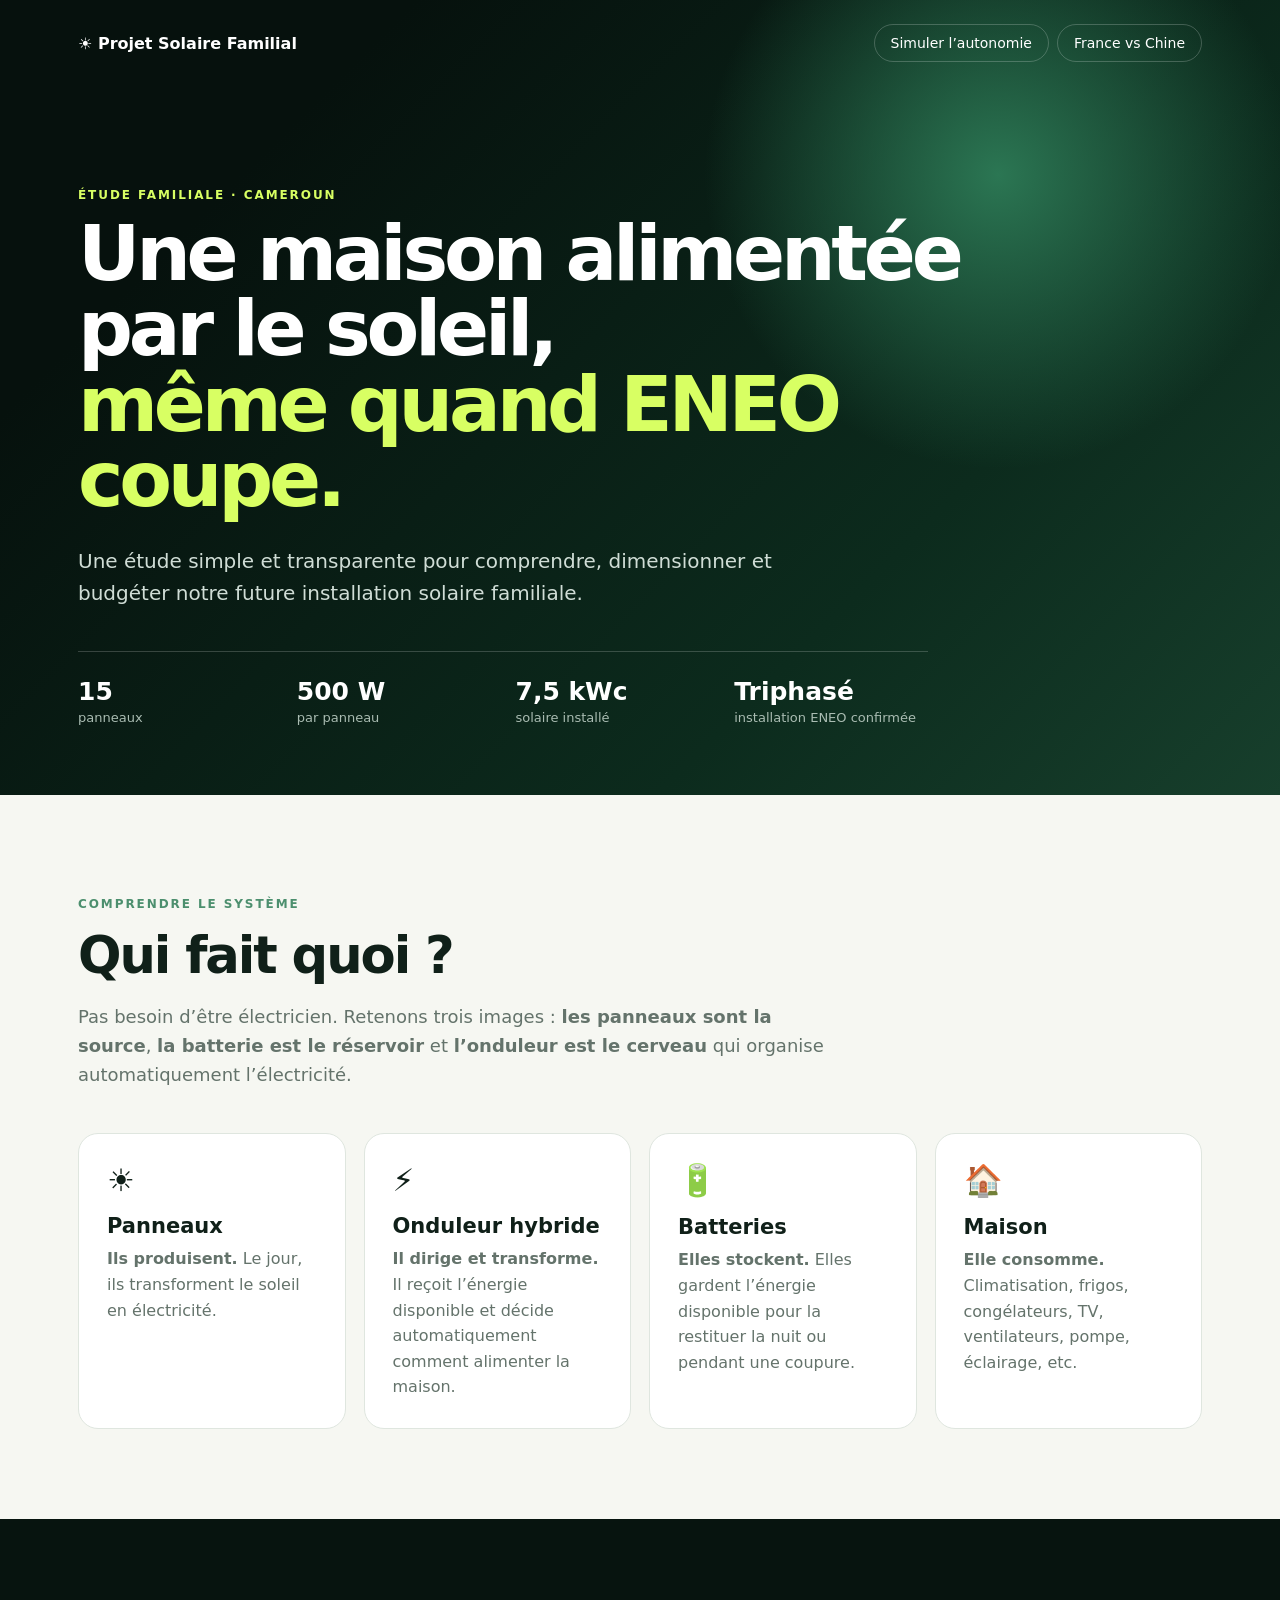
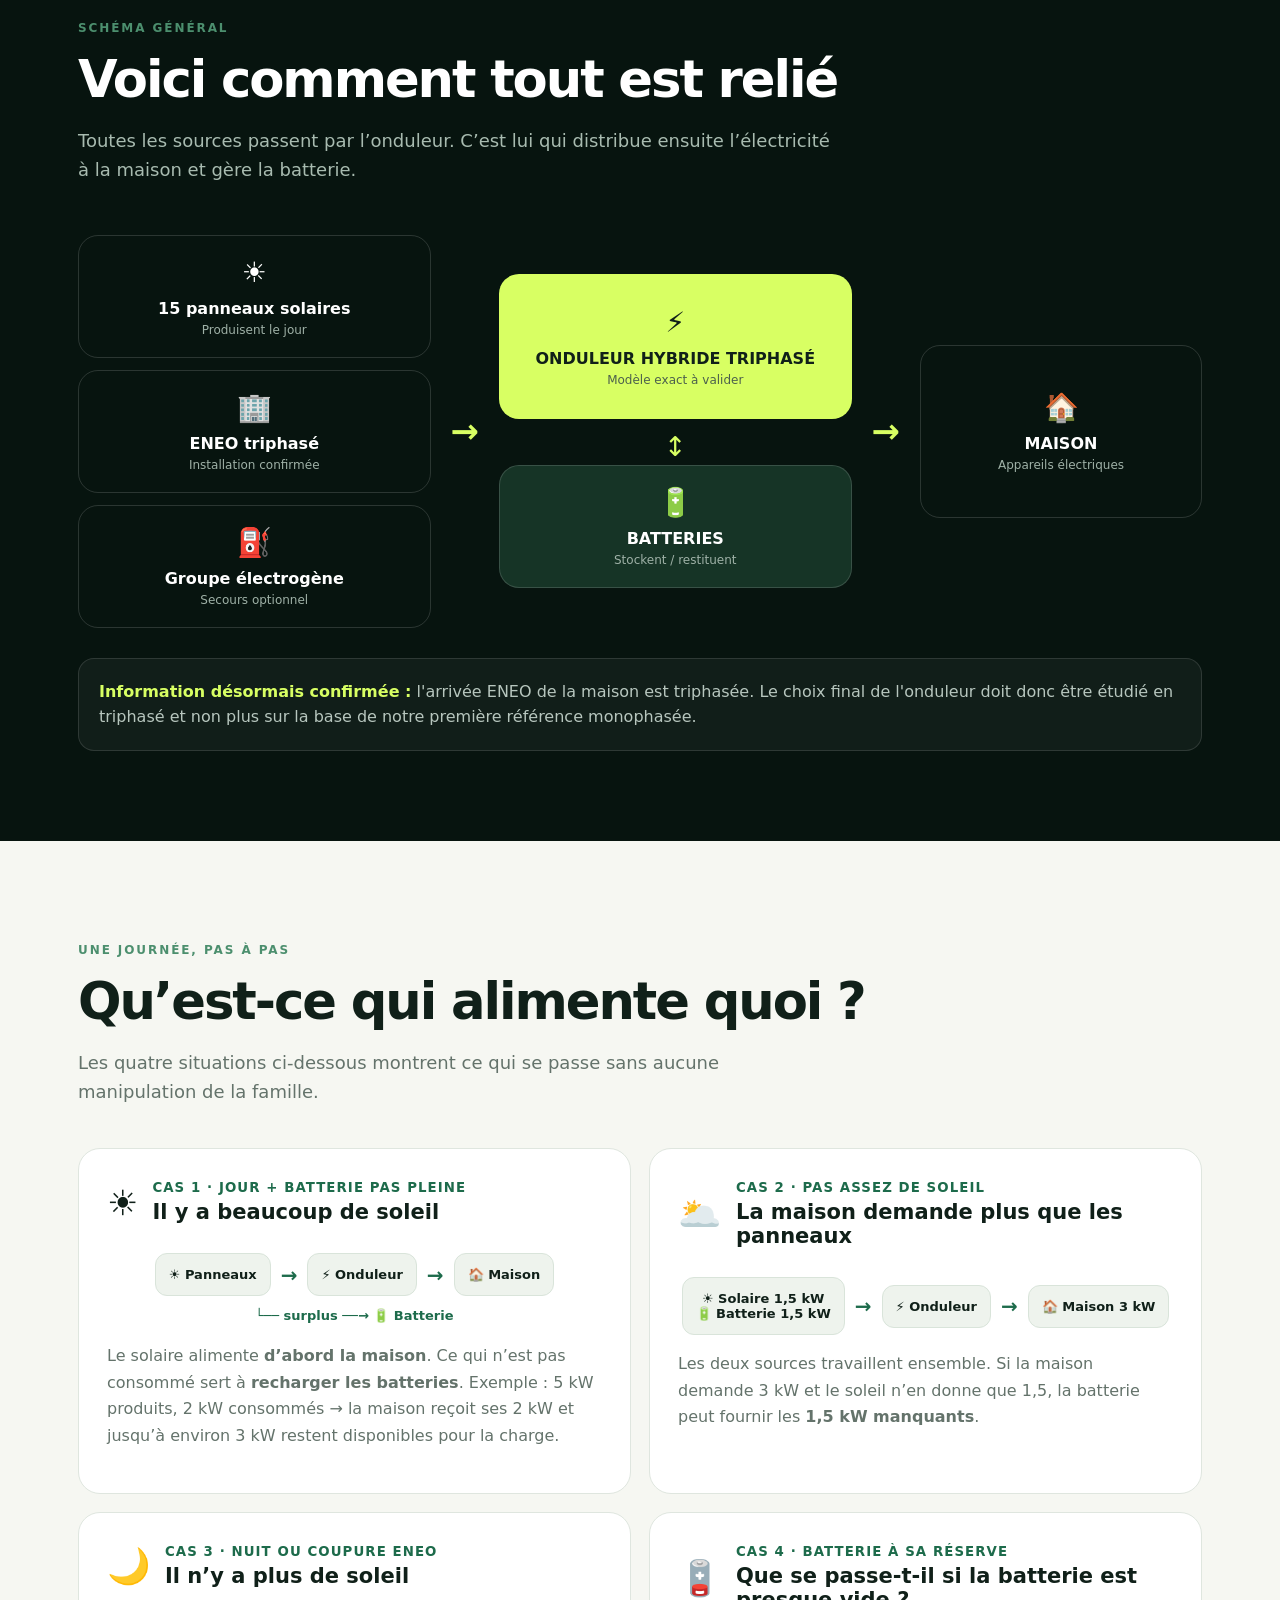
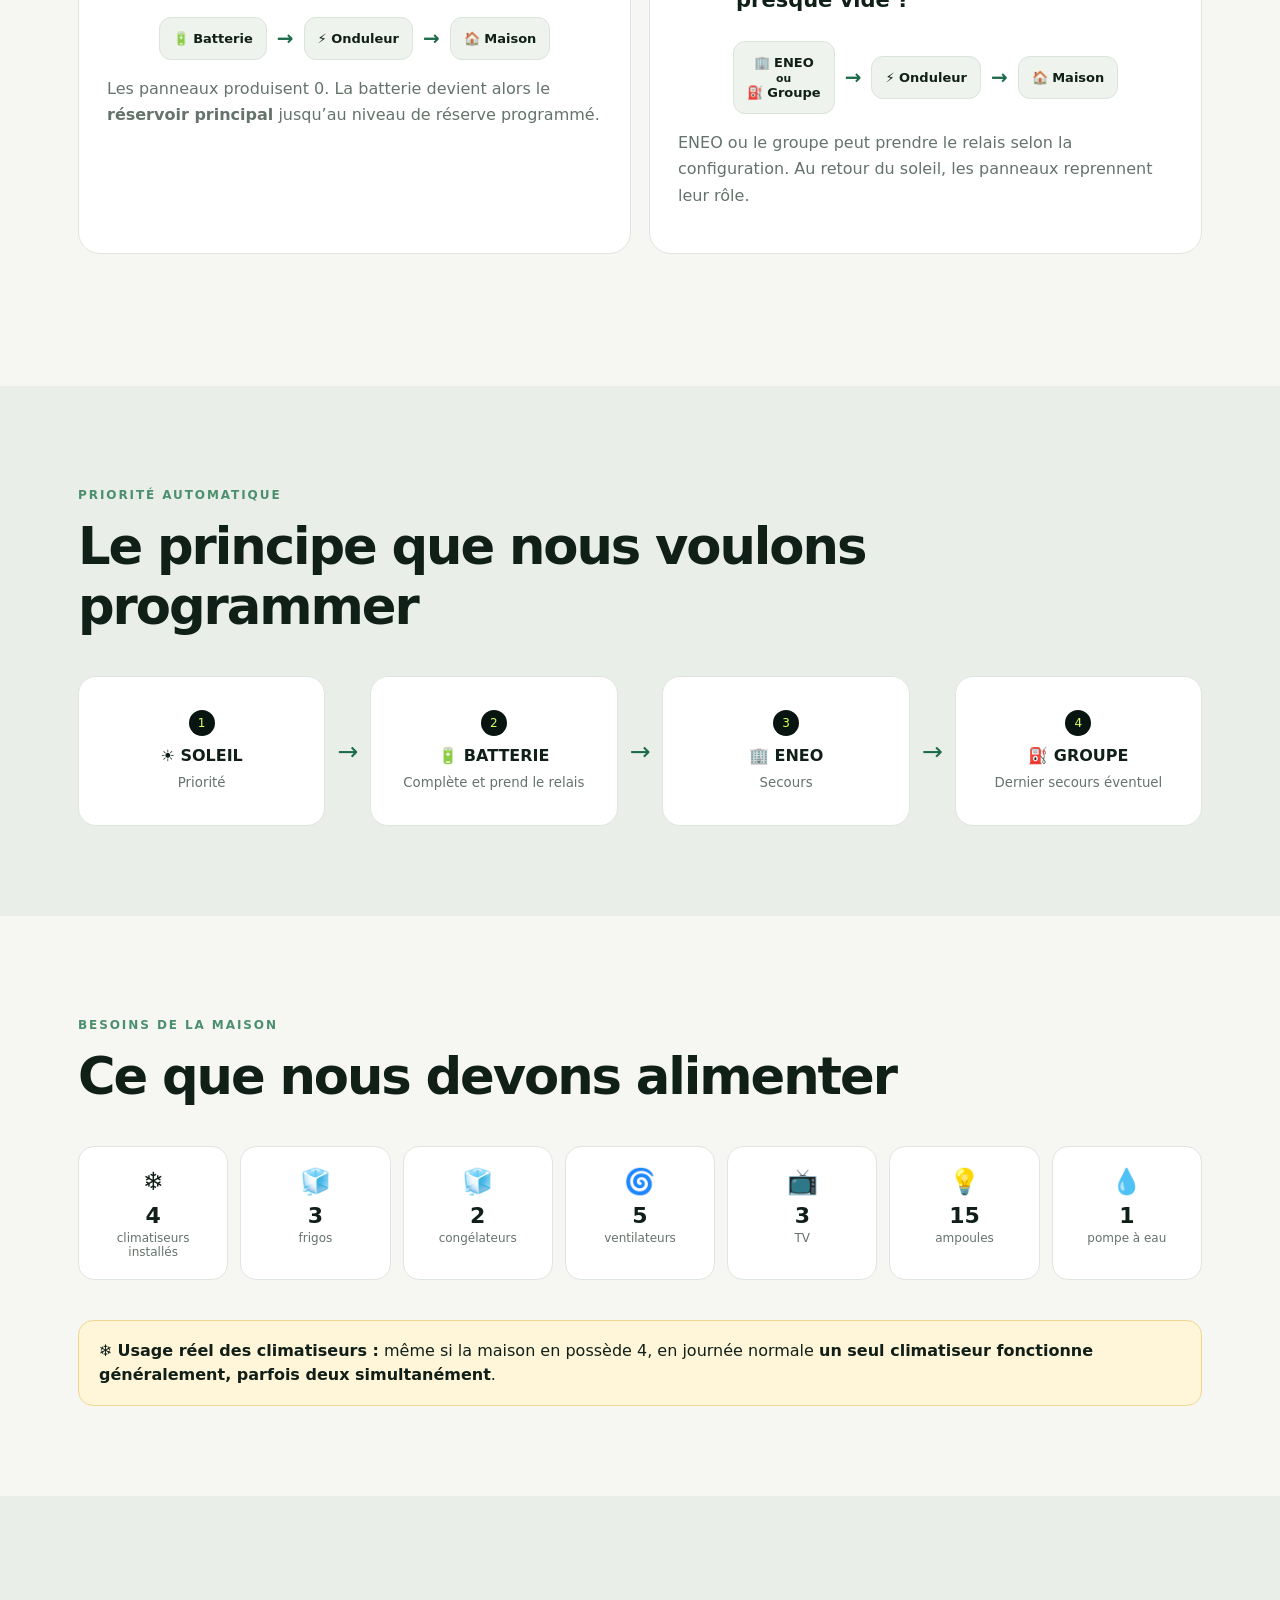
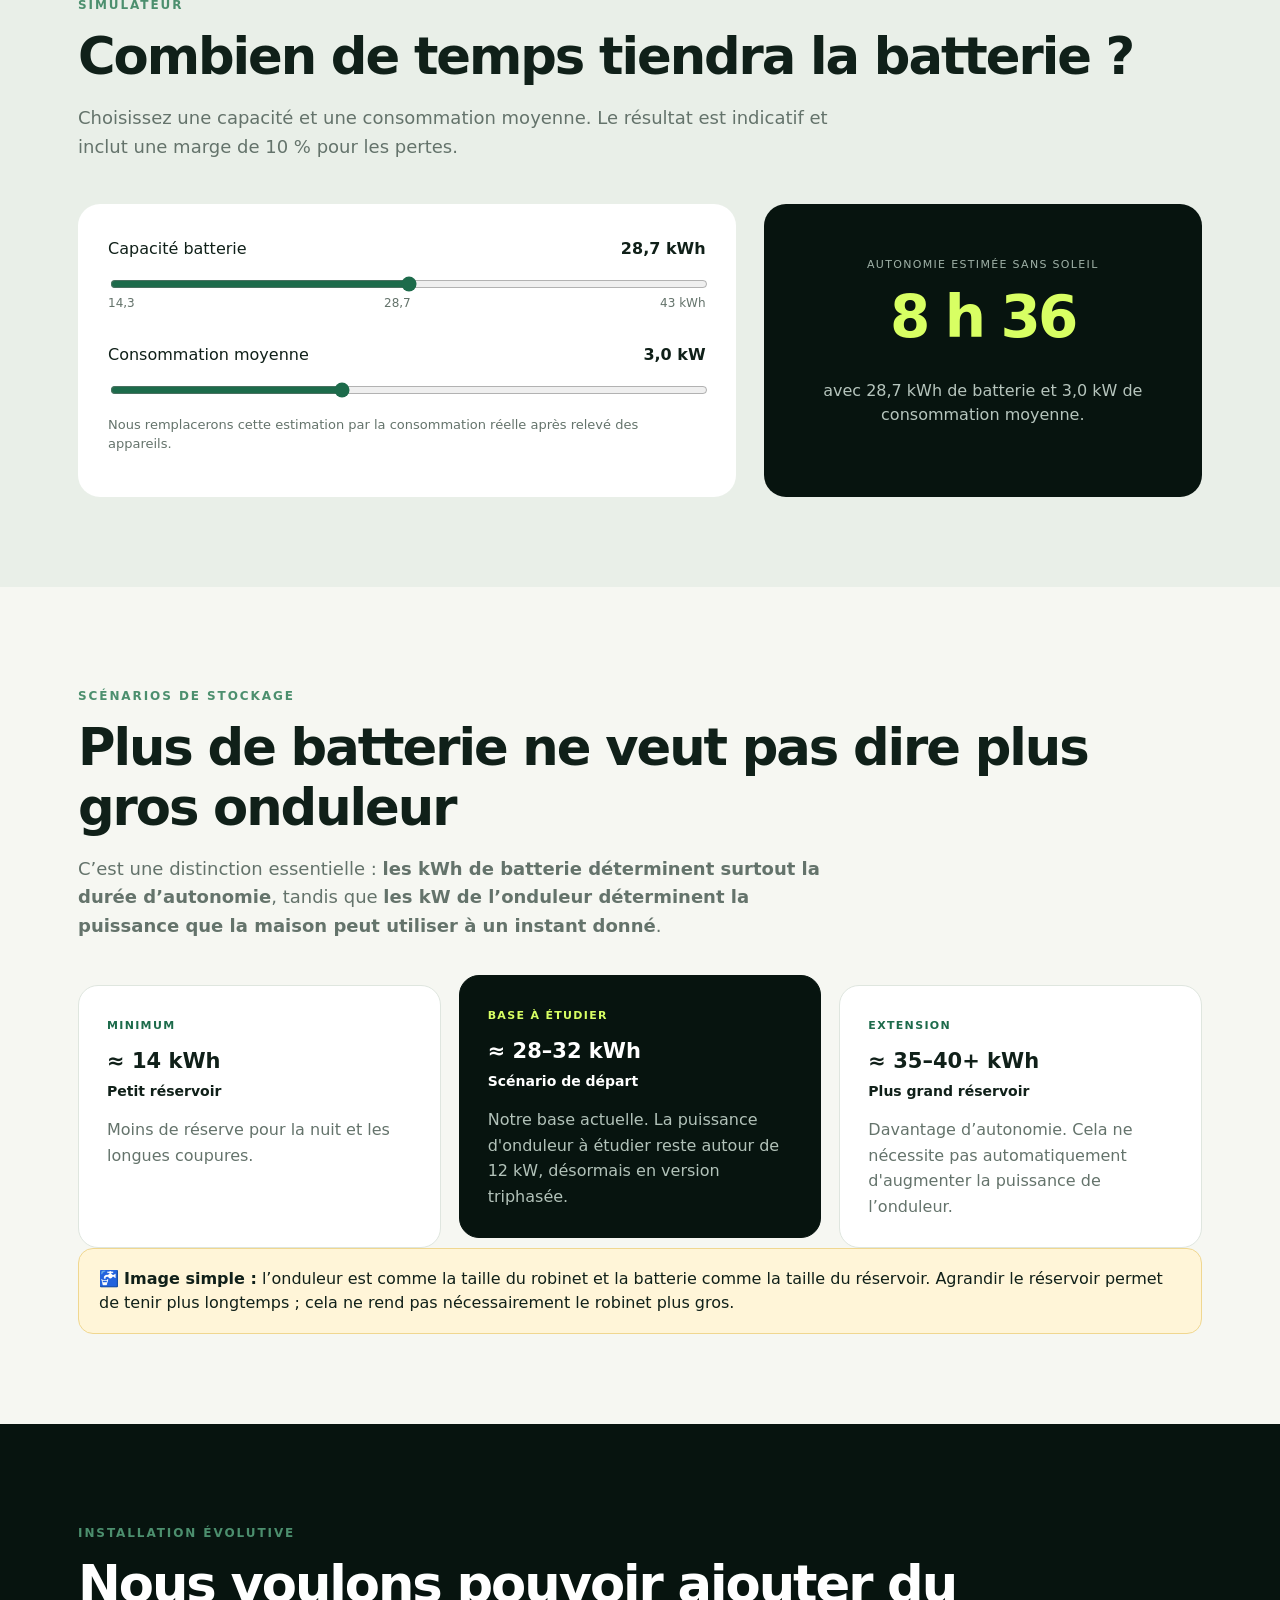
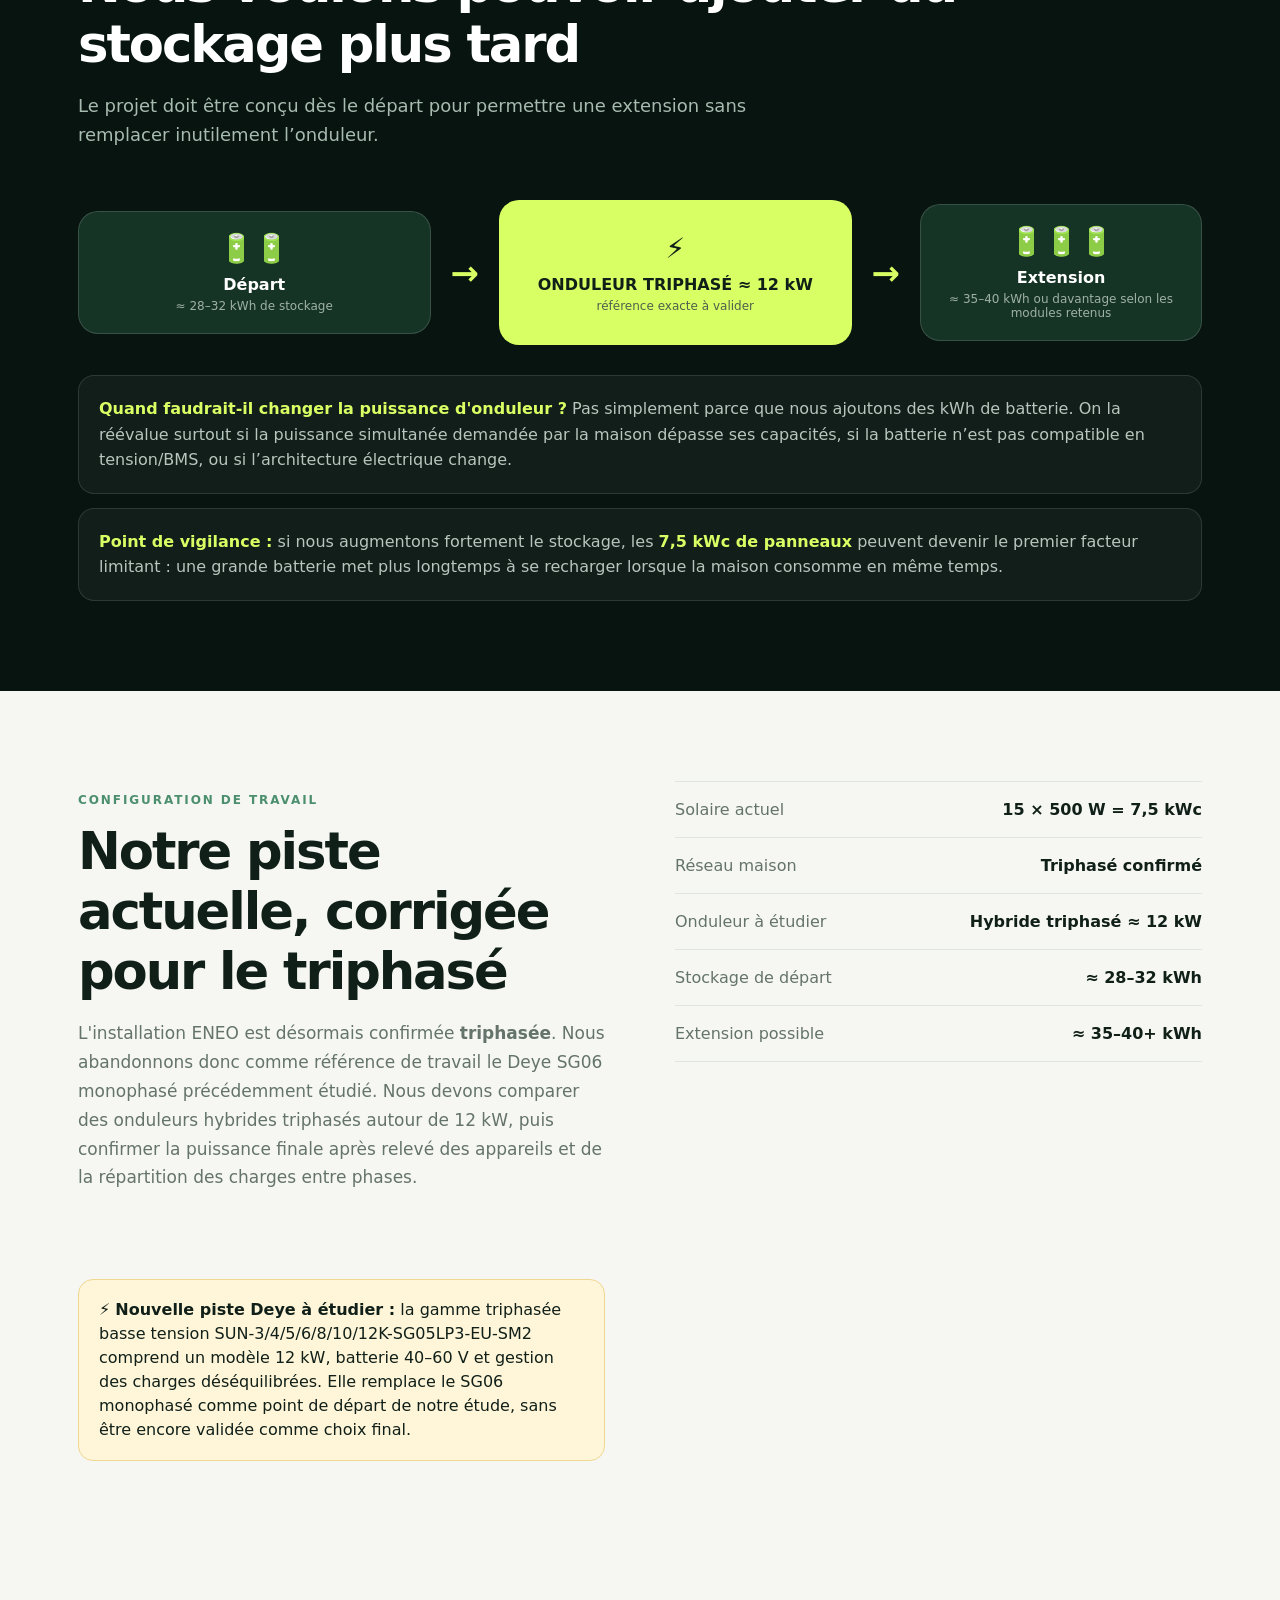
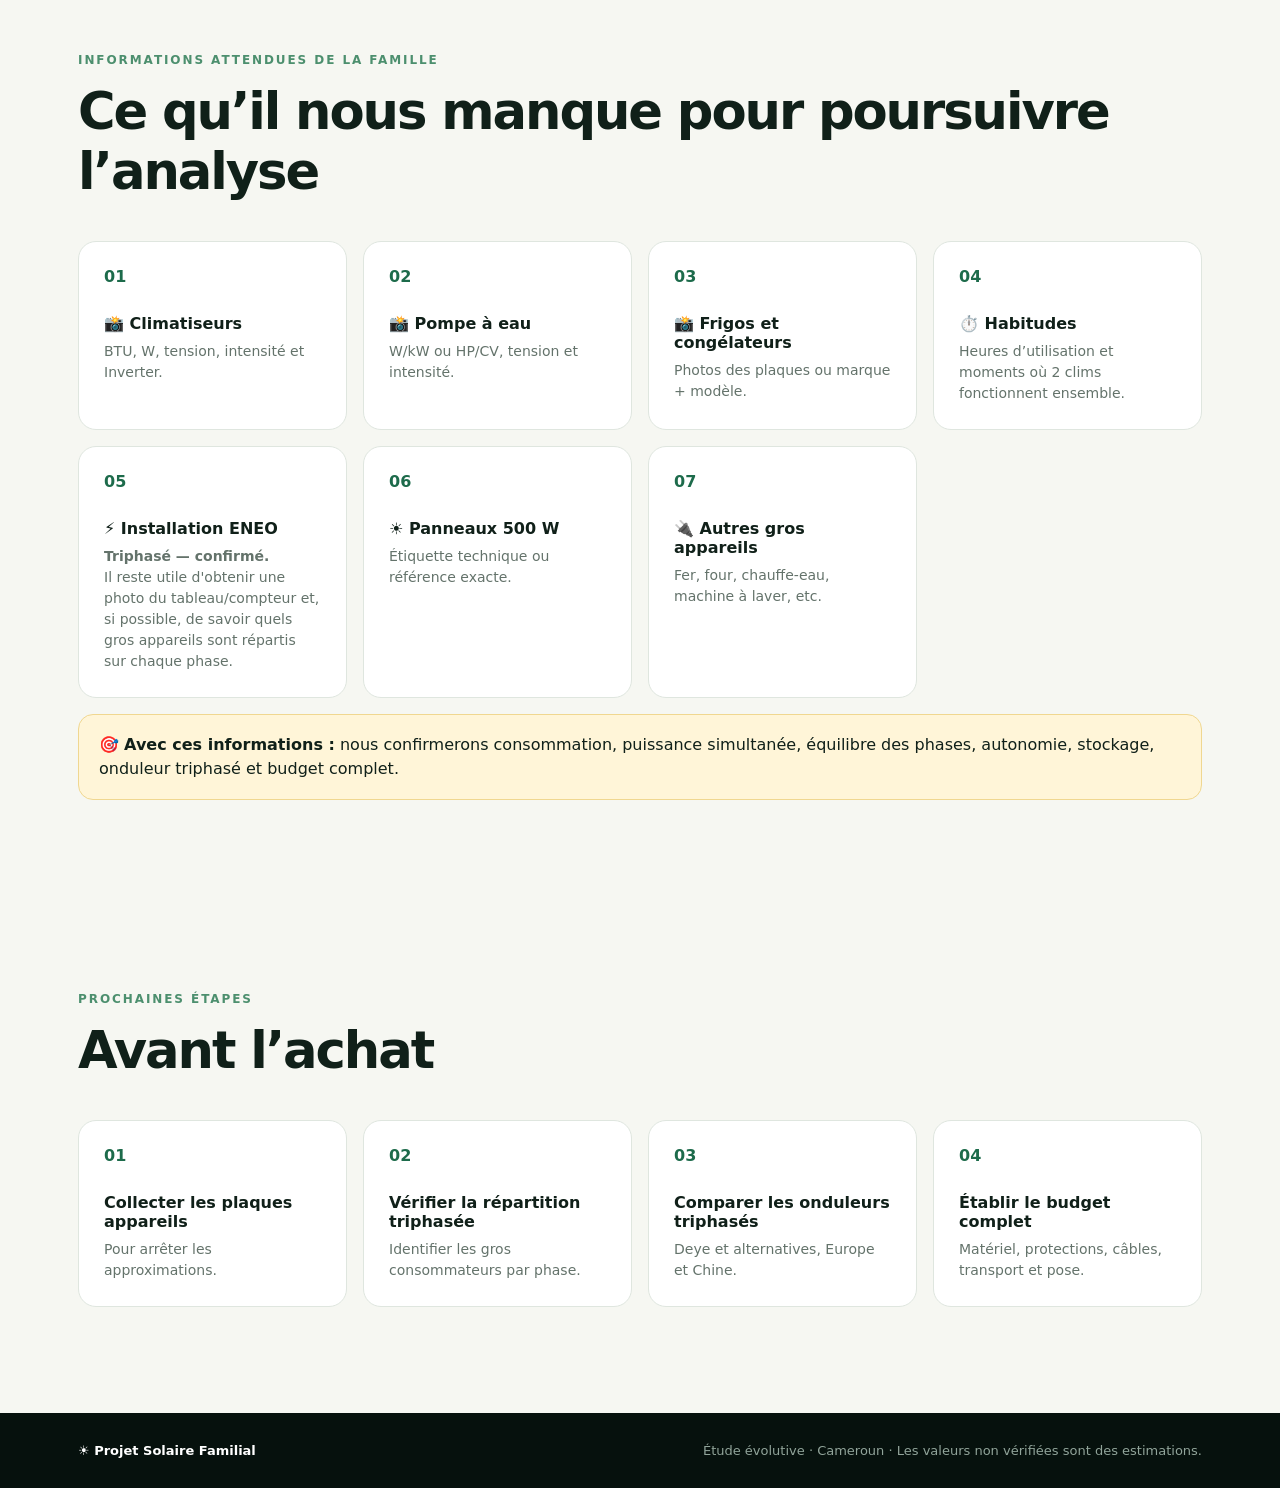
<file: index.html>
<!doctype html>
<html lang="fr"><head><meta charset="utf-8"/><meta name="viewport" content="width=device-width,initial-scale=1"/><meta name="theme-color" content="#07140f"/><title>Projet Solaire Familial — Cameroun</title><link rel="stylesheet" href="styles.css"/></head><body>
<header class="hero"><nav><div class="brand">☀️ Projet Solaire Familial</div><a href="#simulateur">Simuler l’autonomie</a></nav><div class="hero-content"><p class="eyebrow">ÉTUDE FAMILIALE · CAMEROUN</p><h1>Une maison alimentée par le soleil,<br><span>même quand ENEO coupe.</span></h1><p class="lead">Une étude simple et transparente pour comprendre, dimensionner et budgéter notre future installation solaire familiale.</p><div class="hero-stats"><div><b>15</b><span>panneaux</span></div><div><b>500 W</b><span>par panneau</span></div><div><b>7,5 kWc</b><span>solaire installé</span></div><div><b>Triphasé</b><span>installation ENEO confirmée</span></div></div></div></header>
<main>
<section class="section intro"><p class="eyebrow">COMPRENDRE LE SYSTÈME</p><h2>Qui fait quoi ?</h2><p class="section-lead">Pas besoin d’être électricien. Retenons trois images : <b>les panneaux sont la source</b>, <b>la batterie est le réservoir</b> et <b>l’onduleur est le cerveau</b> qui organise automatiquement l’électricité.</p><div class="cards four"><article><div class="ico">☀️</div><h3>Panneaux</h3><p><b>Ils produisent.</b> Le jour, ils transforment le soleil en électricité.</p></article><article><div class="ico">⚡</div><h3>Onduleur hybride</h3><p><b>Il dirige et transforme.</b> Il reçoit l’énergie disponible et décide automatiquement comment alimenter la maison.</p></article><article><div class="ico">🔋</div><h3>Batteries</h3><p><b>Elles stockent.</b> Elles gardent l’énergie disponible pour la restituer la nuit ou pendant une coupure.</p></article><article><div class="ico">🏠</div><h3>Maison</h3><p><b>Elle consomme.</b> Climatisation, frigos, congélateurs, TV, ventilateurs, pompe, éclairage, etc.</p></article></div></section>
<section class="section dark"><p class="eyebrow">SCHÉMA GÉNÉRAL</p><h2>Voici comment tout est relié</h2><p class="section-lead on-dark">Toutes les sources passent par l’onduleur. C’est lui qui distribue ensuite l’électricité à la maison et gère la batterie.</p><div class="energy-map"><div class="source-stack"><div class="map-box solar">☀️<strong>15 panneaux solaires</strong><small>Produisent le jour</small></div><div class="map-box grid">🏢<strong>ENEO triphasé</strong><small>Installation confirmée</small></div><div class="map-box generator">⛽<strong>Groupe électrogène</strong><small>Secours optionnel</small></div></div><div class="map-arrow">→</div><div class="map-center"><div class="map-box brain">⚡<strong>ONDULEUR HYBRIDE TRIPHASÉ</strong><small>Modèle exact à valider</small></div><div class="battery-link"><span>↕</span><div class="map-box battery">🔋<strong>BATTERIES</strong><small>Stockent / restituent</small></div></div></div><div class="map-arrow">→</div><div class="map-box home">🏠<strong>MAISON</strong><small>Appareils électriques</small></div></div><div class="simple-rule"><b>Information désormais confirmée :</b> l'arrivée ENEO de la maison est triphasée. Le choix final de l'onduleur doit donc être étudié en triphasé et non plus sur la base de notre première référence monophasée.</div></section>
<section class="section"><p class="eyebrow">UNE JOURNÉE, PAS À PAS</p><h2>Qu’est-ce qui alimente quoi ?</h2><p class="section-lead">Les quatre situations ci-dessous montrent ce qui se passe sans aucune manipulation de la famille.</p><div class="day-modes"><article><div class="mode-head"><span>☀️</span><div><small>CAS 1 · JOUR + BATTERIE PAS PLEINE</small><h3>Il y a beaucoup de soleil</h3></div></div><div class="mini-flow"><div>☀️ Panneaux</div><b>→</b><div>⚡ Onduleur</div><b>→</b><div>🏠 Maison</div></div><div class="branch">└── surplus ──→ 🔋 Batterie</div><p>Le solaire alimente <b>d’abord la maison</b>. Ce qui n’est pas consommé sert à <b>recharger les batteries</b>. Exemple : 5 kW produits, 2 kW consommés → la maison reçoit ses 2 kW et jusqu’à environ 3 kW restent disponibles pour la charge.</p></article><article><div class="mode-head"><span>🌥️</span><div><small>CAS 2 · PAS ASSEZ DE SOLEIL</small><h3>La maison demande plus que les panneaux</h3></div></div><div class="dual-flow"><div>☀️ Solaire 1,5 kW<br>🔋 Batterie 1,5 kW</div><b>→</b><div>⚡ Onduleur</div><b>→</b><div>🏠 Maison 3 kW</div></div><p>Les deux sources travaillent ensemble. Si la maison demande 3 kW et le soleil n’en donne que 1,5, la batterie peut fournir les <b>1,5 kW manquants</b>.</p></article><article><div class="mode-head"><span>🌙</span><div><small>CAS 3 · NUIT OU COUPURE ENEO</small><h3>Il n’y a plus de soleil</h3></div></div><div class="mini-flow"><div>🔋 Batterie</div><b>→</b><div>⚡ Onduleur</div><b>→</b><div>🏠 Maison</div></div><p>Les panneaux produisent 0. La batterie devient alors le <b>réservoir principal</b> jusqu’au niveau de réserve programmé.</p></article><article><div class="mode-head"><span>🪫</span><div><small>CAS 4 · BATTERIE À SA RÉSERVE</small><h3>Que se passe-t-il si la batterie est presque vide ?</h3></div></div><div class="dual-flow"><div>🏢 ENEO<br><small>ou</small><br>⛽ Groupe</div><b>→</b><div>⚡ Onduleur</div><b>→</b><div>🏠 Maison</div></div><p>ENEO ou le groupe peut prendre le relais selon la configuration. Au retour du soleil, les panneaux reprennent leur rôle.</p></article></div></section>
<section class="section pale"><p class="eyebrow">PRIORITÉ AUTOMATIQUE</p><h2>Le principe que nous voulons programmer</h2><div class="priority"><div><span>1</span><b>☀️ SOLEIL</b><small>Priorité</small></div><i>→</i><div><span>2</span><b>🔋 BATTERIE</b><small>Complète et prend le relais</small></div><i>→</i><div><span>3</span><b>🏢 ENEO</b><small>Secours</small></div><i>→</i><div><span>4</span><b>⛽ GROUPE</b><small>Dernier secours éventuel</small></div></div></section>
<section class="section"><p class="eyebrow">BESOINS DE LA MAISON</p><h2>Ce que nous devons alimenter</h2><div class="appliances"><div>❄️ <b>4</b><span>climatiseurs installés</span></div><div>🧊 <b>3</b><span>frigos</span></div><div>🧊 <b>2</b><span>congélateurs</span></div><div>🌀 <b>5</b><span>ventilateurs</span></div><div>📺 <b>3</b><span>TV</span></div><div>💡 <b>15</b><span>ampoules</span></div><div>💧 <b>1</b><span>pompe à eau</span></div></div><div class="notice">❄️ <b>Usage réel des climatiseurs :</b> même si la maison en possède 4, en journée normale <b>un seul climatiseur fonctionne généralement, parfois deux simultanément</b>.</div></section>
<section class="section pale" id="simulateur"><p class="eyebrow">SIMULATEUR</p><h2>Combien de temps tiendra la batterie ?</h2><p class="section-lead">Choisissez une capacité et une consommation moyenne. Le résultat est indicatif et inclut une marge de 10 % pour les pertes.</p><div class="sim-grid"><div class="controls"><label>Capacité batterie <strong id="batteryLabel">28,7 kWh</strong></label><input id="battery" type="range" min="14.3" max="43" step="14.35" value="28.7"><div class="ticks"><span>14,3</span><span>28,7</span><span>43 kWh</span></div><label>Consommation moyenne <strong id="loadLabel">3,0 kW</strong></label><input id="load" type="range" min="0.5" max="7" step="0.1" value="3"><p class="hint">Nous remplacerons cette estimation par la consommation réelle après relevé des appareils.</p></div><div class="result"><span>AUTONOMIE ESTIMÉE SANS SOLEIL</span><b id="hours">8 h 36</b><p id="resultText">avec 28,7 kWh de batterie et 3,0 kW de consommation moyenne.</p></div></div></section>
<section class="section"><p class="eyebrow">SCÉNARIOS DE STOCKAGE</p><h2>Plus de batterie ne veut pas dire plus gros onduleur</h2><p class="section-lead">C’est une distinction essentielle : <b>les kWh de batterie déterminent surtout la durée d’autonomie</b>, tandis que <b>les kW de l’onduleur déterminent la puissance que la maison peut utiliser à un instant donné</b>.</p><div class="cards three battery-cards"><article><span class="tag">MINIMUM</span><h3>≈ 14 kWh</h3><div class="big">Petit réservoir</div><p>Moins de réserve pour la nuit et les longues coupures.</p></article><article class="recommended"><span class="tag">BASE À ÉTUDIER</span><h3>≈ 28–32 kWh</h3><div class="big">Scénario de départ</div><p>Notre base actuelle. La puissance d'onduleur à étudier reste autour de 12 kW, désormais en version triphasée.</p></article><article><span class="tag">EXTENSION</span><h3>≈ 35–40+ kWh</h3><div class="big">Plus grand réservoir</div><p>Davantage d’autonomie. Cela ne nécessite pas automatiquement d'augmenter la puissance de l’onduleur.</p></article></div><div class="notice">🚰 <b>Image simple :</b> l’onduleur est comme la taille du robinet et la batterie comme la taille du réservoir. Agrandir le réservoir permet de tenir plus longtemps ; cela ne rend pas nécessairement le robinet plus gros.</div></section>
<section class="section dark"><p class="eyebrow">INSTALLATION ÉVOLUTIVE</p><h2>Nous voulons pouvoir ajouter du stockage plus tard</h2><p class="section-lead on-dark">Le projet doit être conçu dès le départ pour permettre une extension sans remplacer inutilement l’onduleur.</p><div class="energy-map"><div class="map-box battery">🔋🔋<strong>Départ</strong><small>≈ 28–32 kWh de stockage</small></div><div class="map-arrow">→</div><div class="map-box brain">⚡<strong>ONDULEUR TRIPHASÉ ≈ 12 kW</strong><small>référence exacte à valider</small></div><div class="map-arrow">→</div><div class="map-box battery">🔋🔋🔋<strong>Extension</strong><small>≈ 35–40 kWh ou davantage selon les modules retenus</small></div></div><div class="simple-rule"><b>Quand faudrait-il changer la puissance d'onduleur ?</b> Pas simplement parce que nous ajoutons des kWh de batterie. On la réévalue surtout si la puissance simultanée demandée par la maison dépasse ses capacités, si la batterie n’est pas compatible en tension/BMS, ou si l’architecture électrique change.</div><div class="simple-rule" style="margin-top:14px"><b>Point de vigilance :</b> si nous augmentons fortement le stockage, les <b>7,5 kWc de panneaux</b> peuvent devenir le premier facteur limitant : une grande batterie met plus longtemps à se recharger lorsque la maison consomme en même temps.</div></section>
<section class="section choice"><div><p class="eyebrow">CONFIGURATION DE TRAVAIL</p><h2>Notre piste actuelle, corrigée pour le triphasé</h2><p>L'installation ENEO est désormais confirmée <b>triphasée</b>. Nous abandonnons donc comme référence de travail le Deye SG06 monophasé précédemment étudié. Nous devons comparer des onduleurs hybrides triphasés autour de 12 kW, puis confirmer la puissance finale après relevé des appareils et de la répartition des charges entre phases.</p></div><div class="specs"><div><span>Solaire actuel</span><b>15 × 500 W = 7,5 kWc</b></div><div><span>Réseau maison</span><b>Triphasé confirmé</b></div><div><span>Onduleur à étudier</span><b>Hybride triphasé ≈ 12 kW</b></div><div><span>Stockage de départ</span><b>≈ 28–32 kWh</b></div><div><span>Extension possible</span><b>≈ 35–40+ kWh</b></div></div><div class="notice">⚡ <b>Nouvelle piste Deye à étudier :</b> la gamme triphasée basse tension SUN-3/4/5/6/8/10/12K-SG05LP3-EU-SM2 comprend un modèle 12 kW, batterie 40–60 V et gestion des charges déséquilibrées. Elle remplace le SG06 monophasé comme point de départ de notre étude, sans être encore validée comme choix final.</div></section>
<section class="section roadmap"><p class="eyebrow">INFORMATIONS ATTENDUES DE LA FAMILLE</p><h2>Ce qu’il nous manque pour poursuivre l’analyse</h2><ol><li><b>📸 Climatiseurs</b><span>BTU, W, tension, intensité et Inverter.</span></li><li><b>📸 Pompe à eau</b><span>W/kW ou HP/CV, tension et intensité.</span></li><li><b>📸 Frigos et congélateurs</b><span>Photos des plaques ou marque + modèle.</span></li><li><b>⏱️ Habitudes</b><span>Heures d’utilisation et moments où 2 clims fonctionnent ensemble.</span></li><li><b>⚡ Installation ENEO</b><span><b>Triphasé — confirmé.</b> Il reste utile d'obtenir une photo du tableau/compteur et, si possible, de savoir quels gros appareils sont répartis sur chaque phase.</span></li><li><b>☀️ Panneaux 500 W</b><span>Étiquette technique ou référence exacte.</span></li><li><b>🔌 Autres gros appareils</b><span>Fer, four, chauffe-eau, machine à laver, etc.</span></li></ol><div class="notice">🎯 <b>Avec ces informations :</b> nous confirmerons consommation, puissance simultanée, équilibre des phases, autonomie, stockage, onduleur triphasé et budget complet.</div></section>
<section class="section roadmap"><p class="eyebrow">PROCHAINES ÉTAPES</p><h2>Avant l’achat</h2><ol><li><b>Collecter les plaques appareils</b><span>Pour arrêter les approximations.</span></li><li><b>Vérifier la répartition triphasée</b><span>Identifier les gros consommateurs par phase.</span></li><li><b>Comparer les onduleurs triphasés</b><span>Deye et alternatives, Europe et Chine.</span></li><li><b>Établir le budget complet</b><span>Matériel, protections, câbles, transport et pose.</span></li></ol></section>
</main><footer><b>☀️ Projet Solaire Familial</b><span>Étude évolutive · Cameroun · Les valeurs non vérifiées sont des estimations.</span></footer><script src="app.js"></script></body></html>
</file>
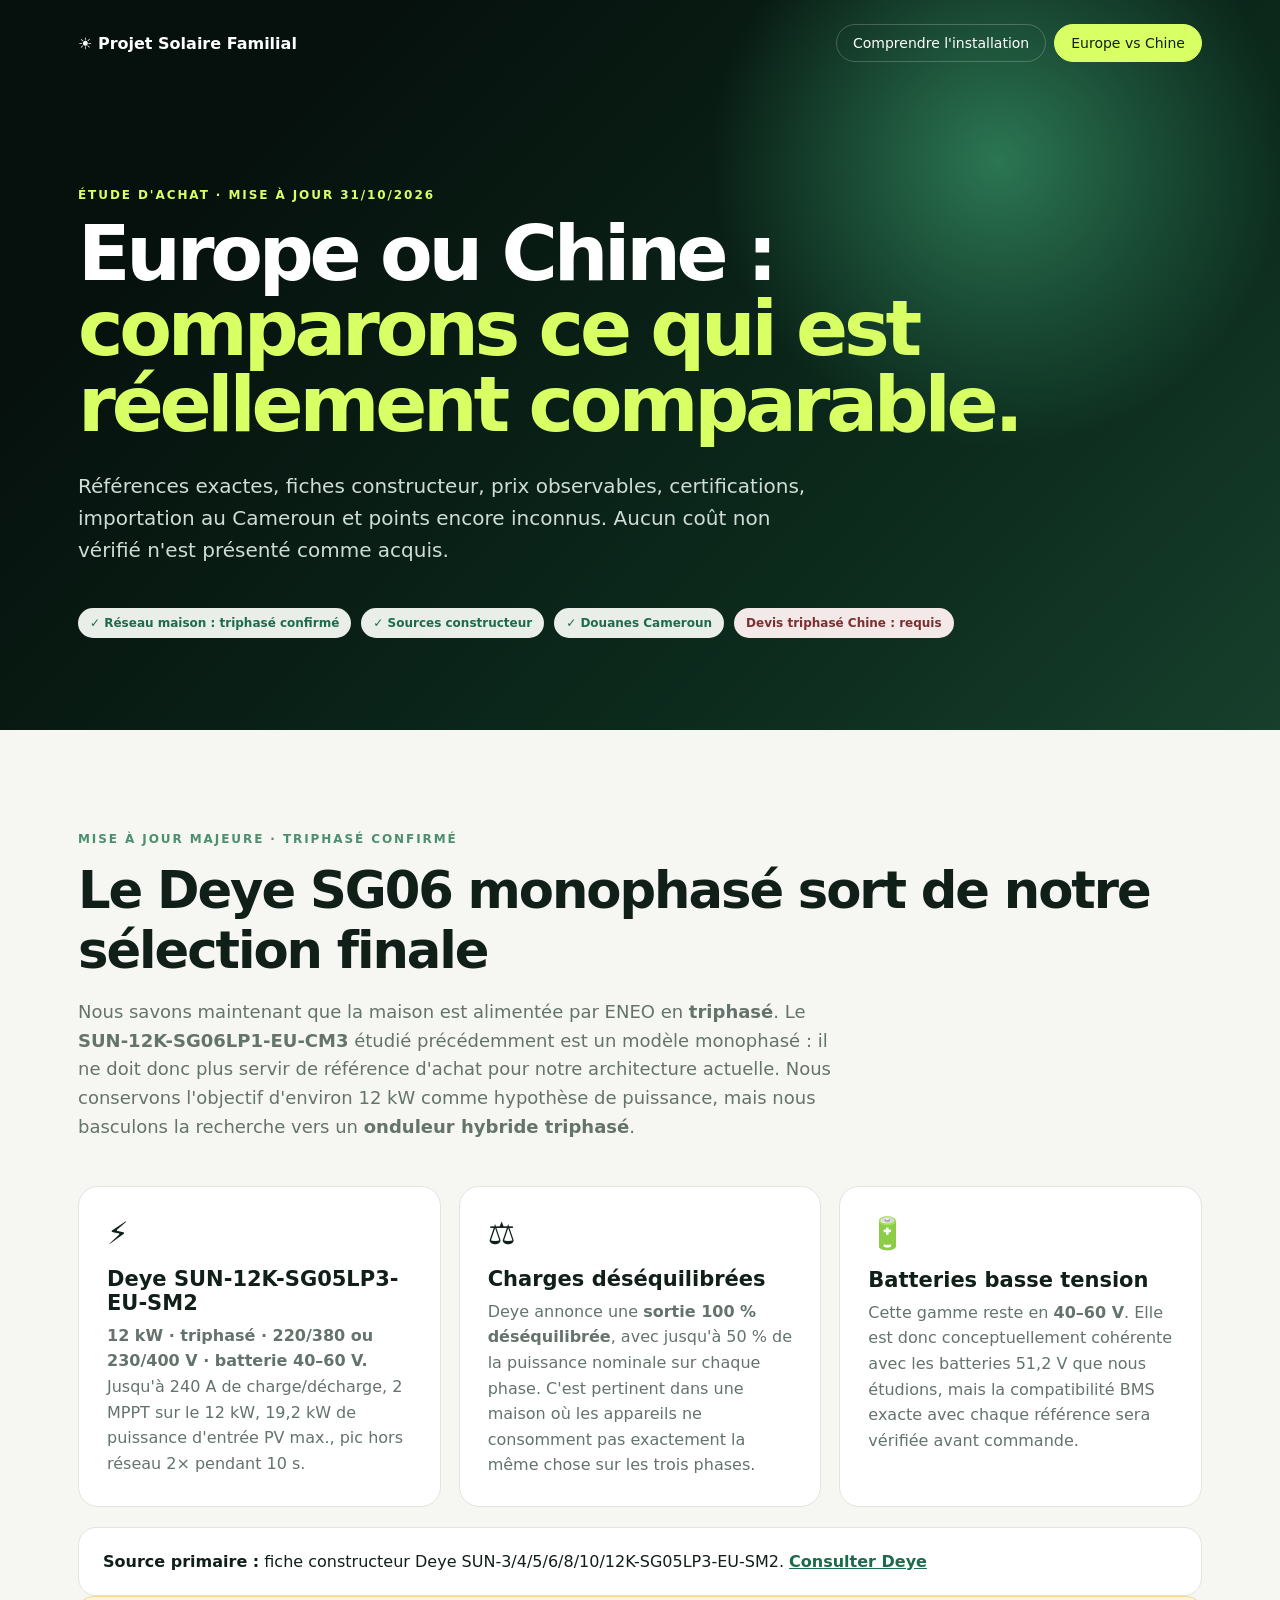
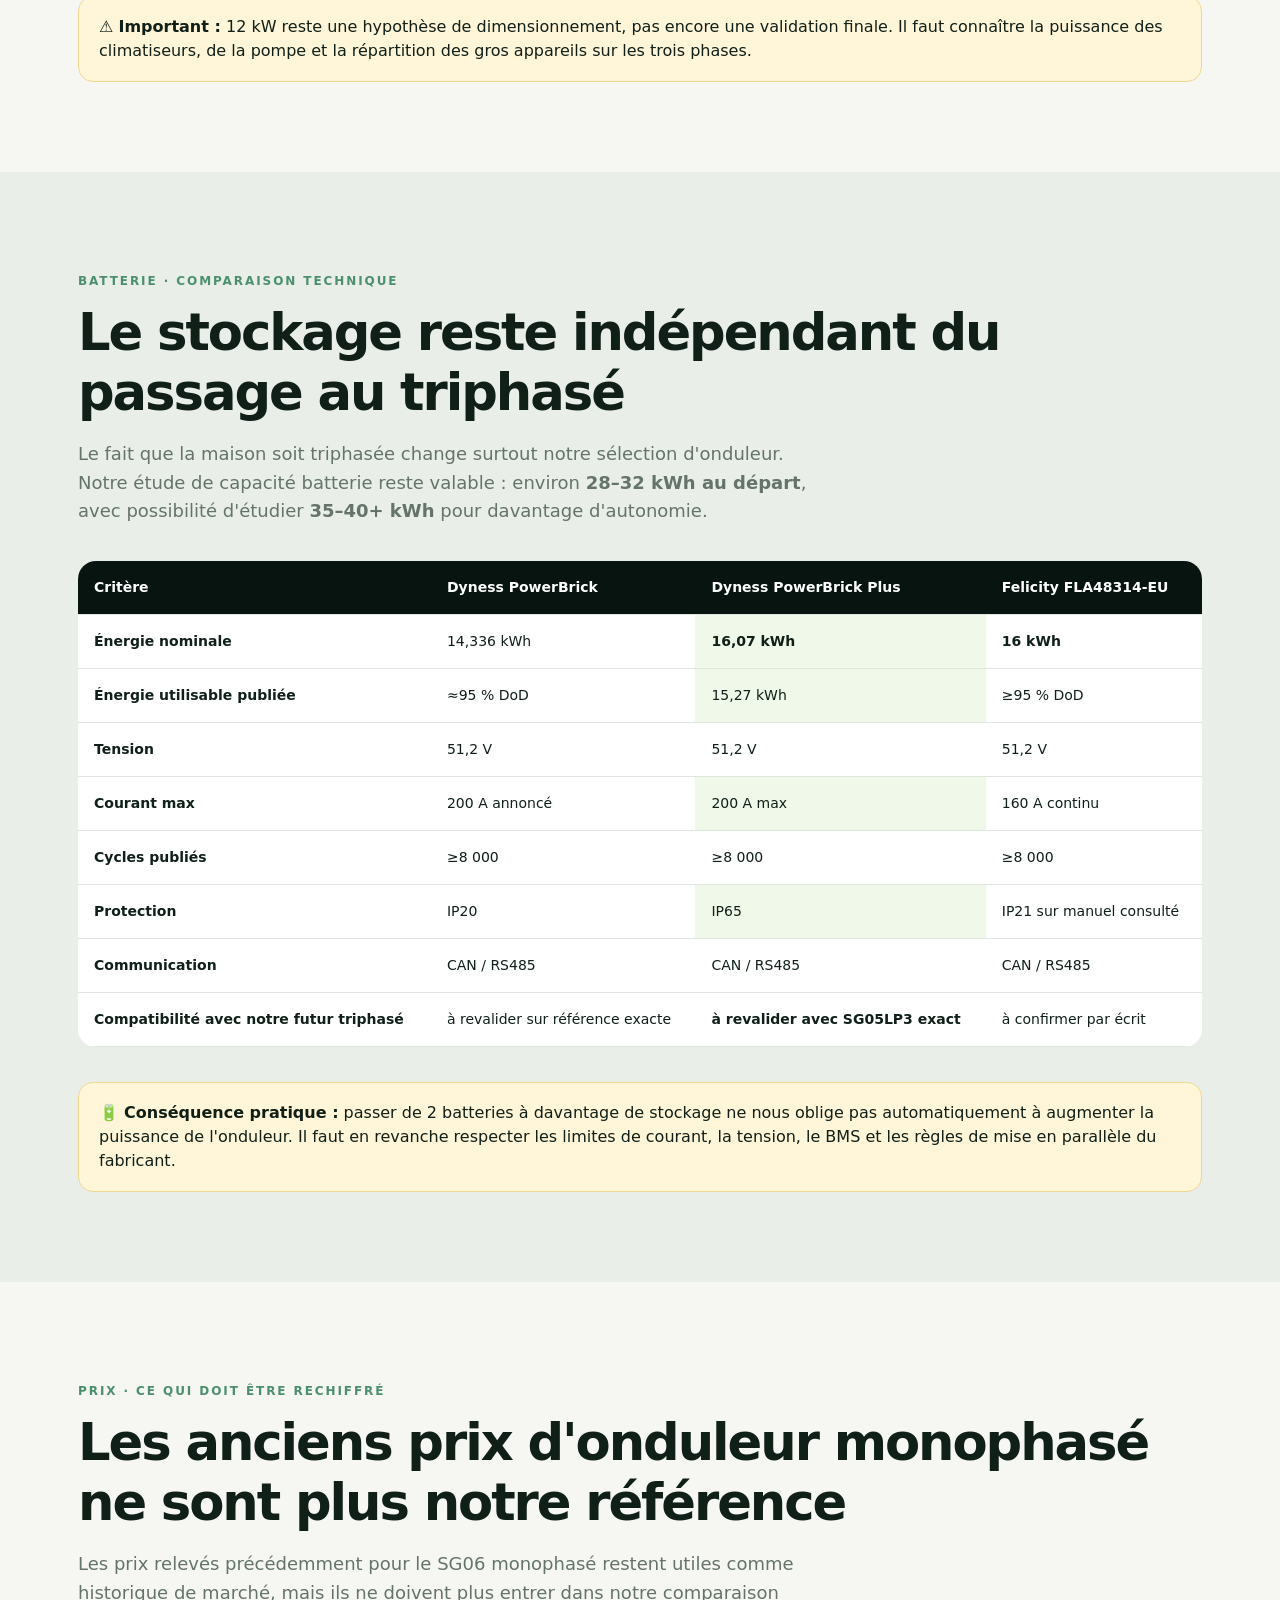
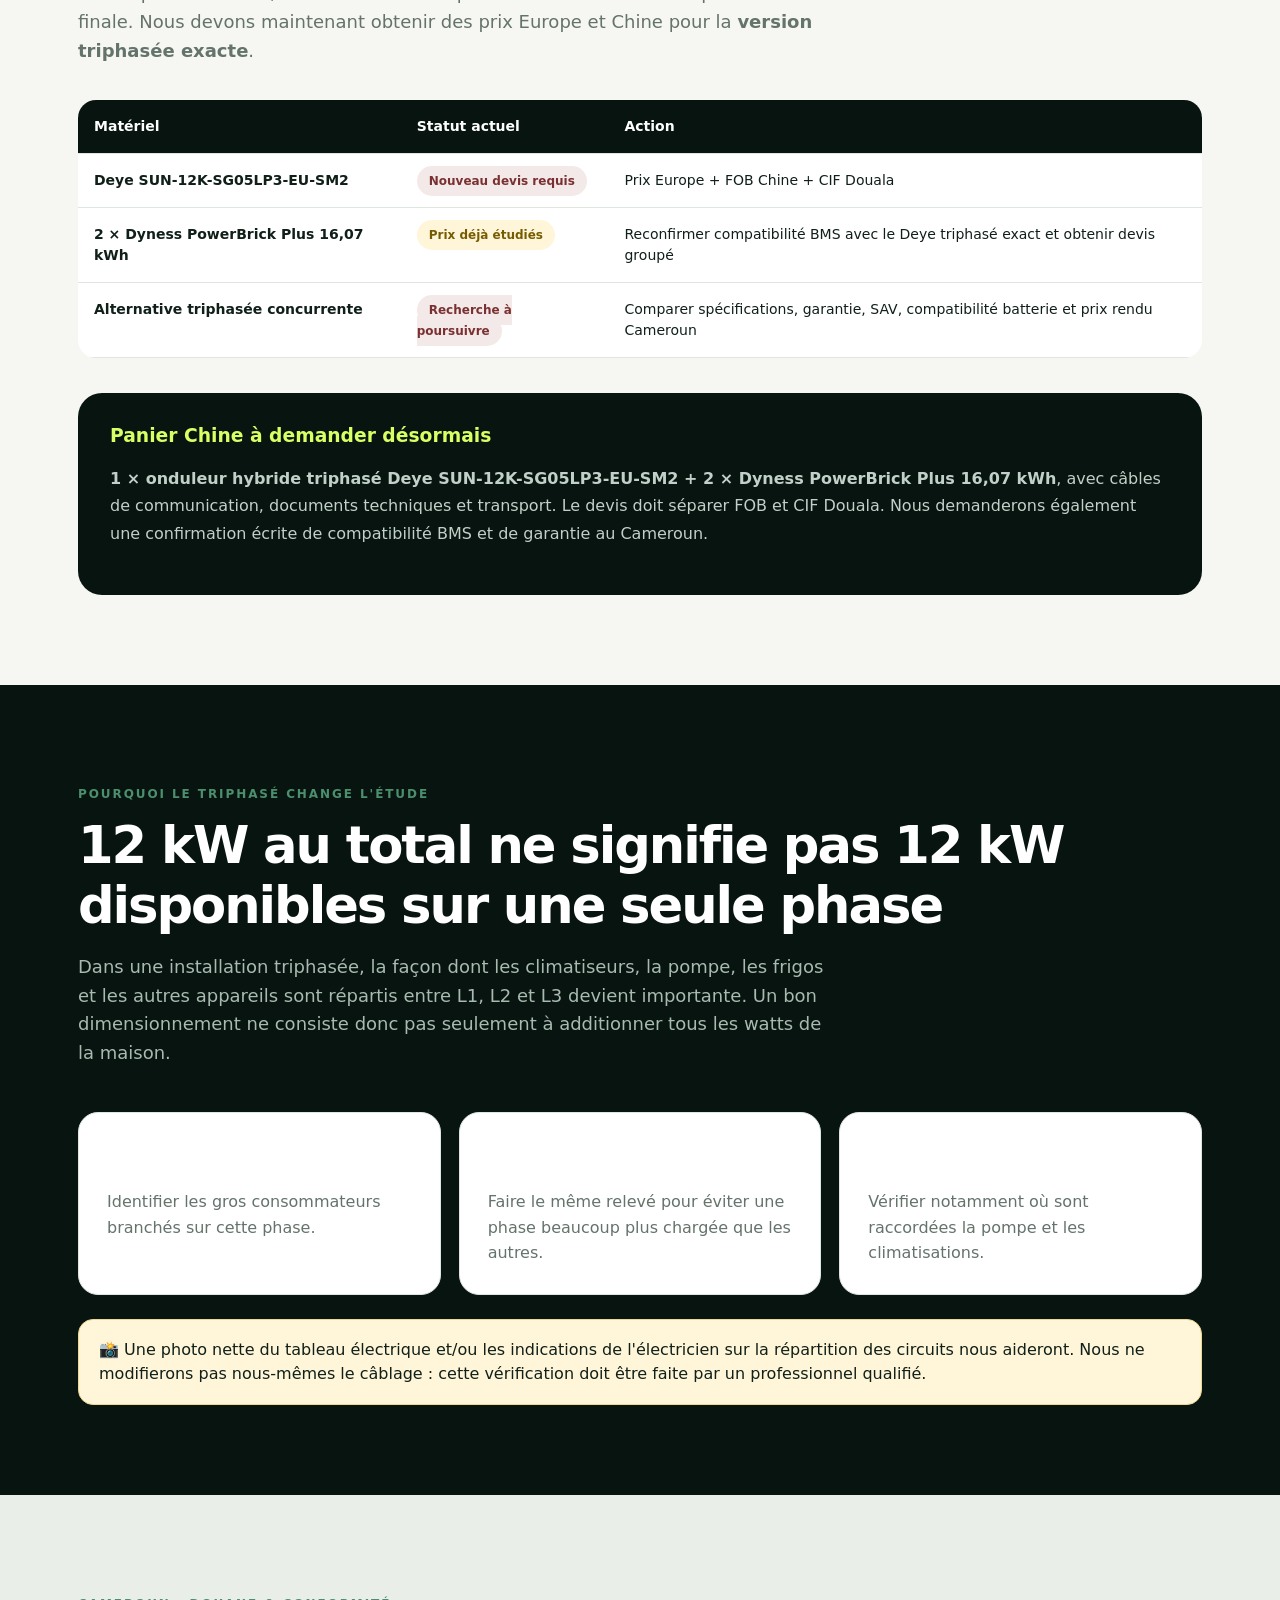
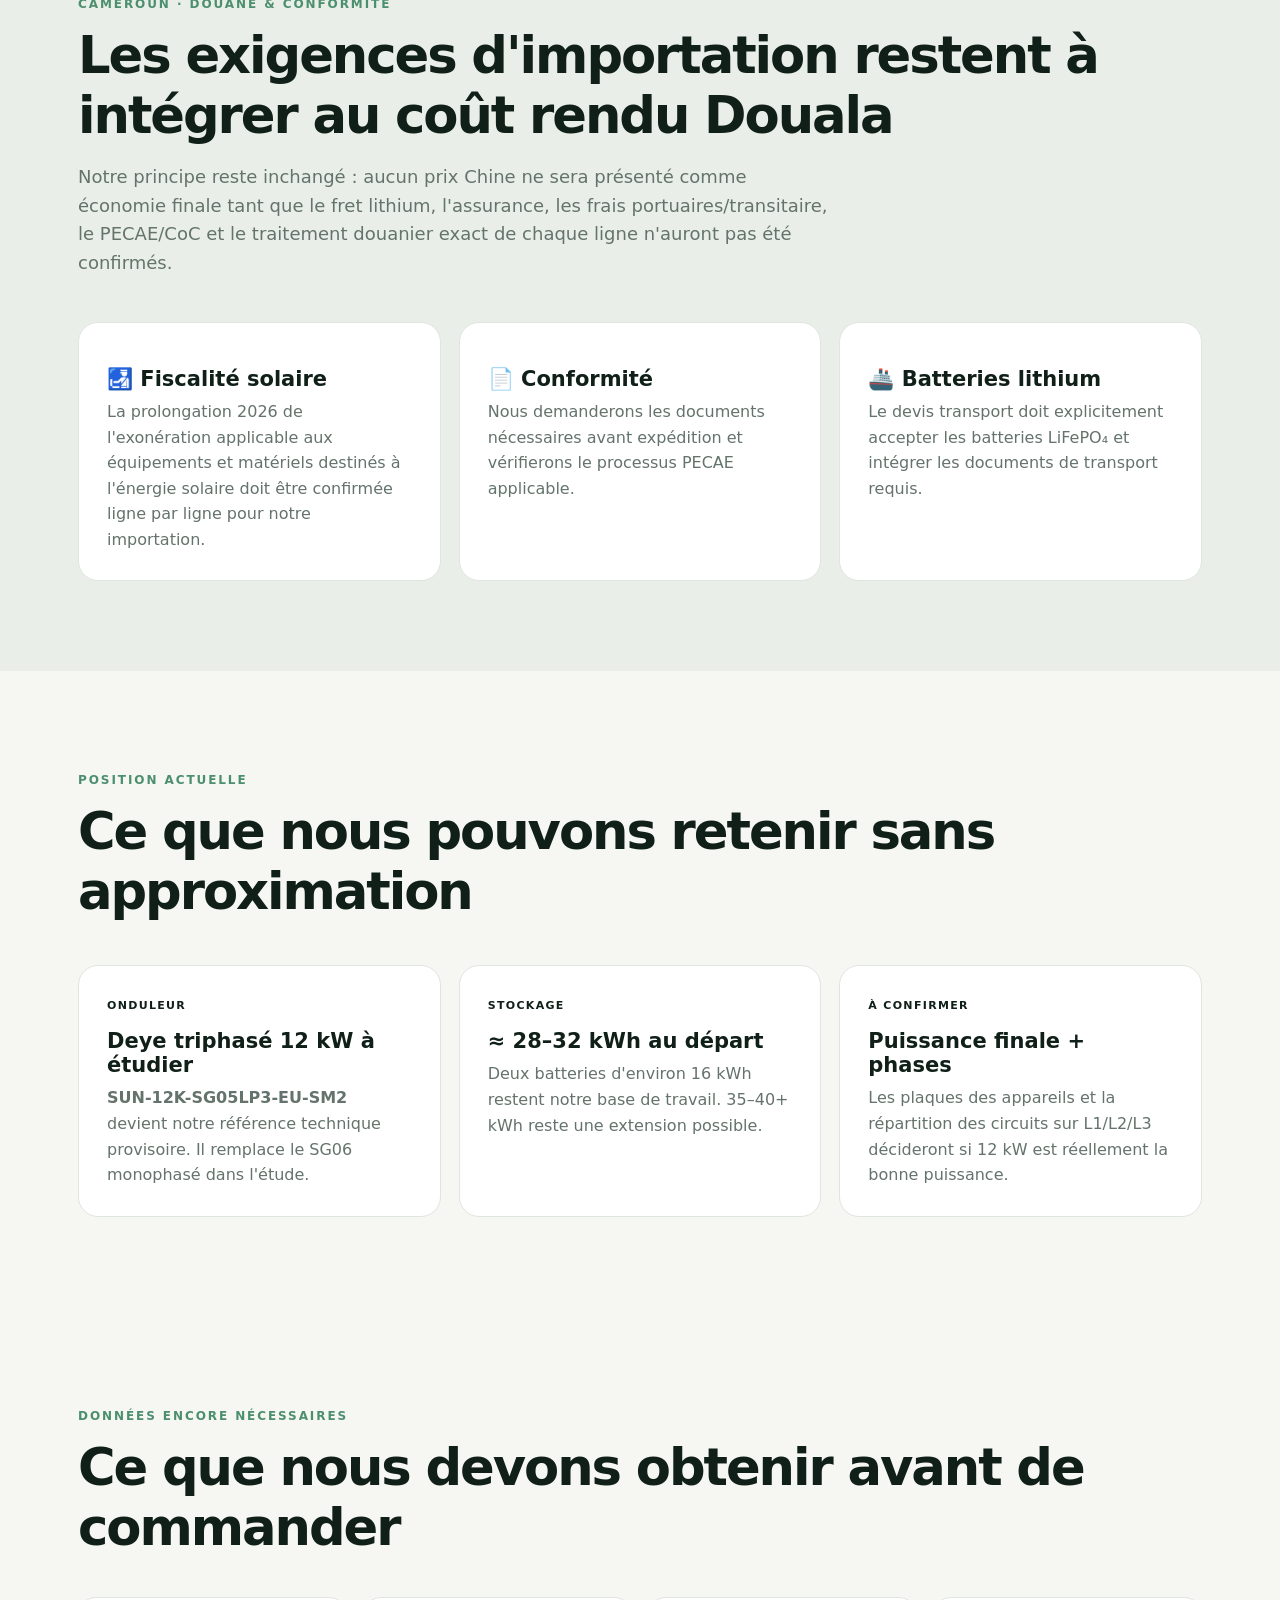
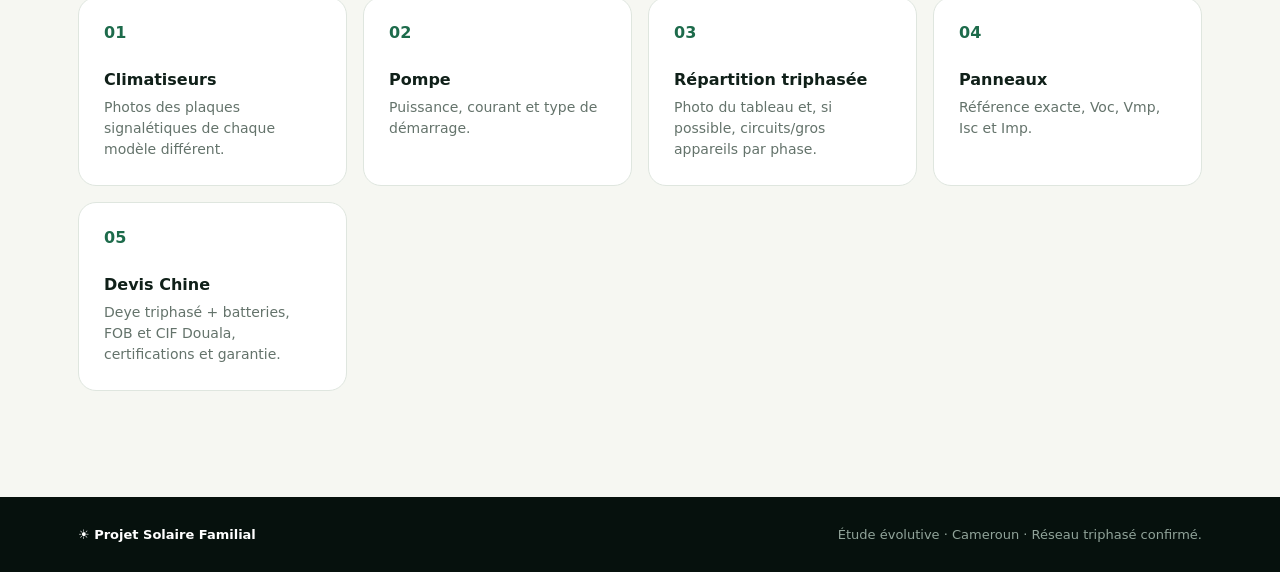
<file: comparatif.html>
<!doctype html><html lang="fr"><head><meta charset="utf-8"><meta name="viewport" content="width=device-width,initial-scale=1"><meta name="theme-color" content="#07140f"><title>Europe vs Chine — Projet Solaire Familial</title><link rel="stylesheet" href="styles.css"><style>.research-meta{display:flex;flex-wrap:wrap;gap:10px;margin:22px 0}.research-meta span,.status{font-size:12px;font-weight:800;border-radius:99px;padding:8px 12px;background:#e9efe8;color:#1d6b4b}.status.market{background:#fff5d8;color:#765b00}.status.pending{background:#f3e9e9;color:#7a3030}.deep-table{overflow-x:auto;margin:35px 0}.deep-table table{width:100%;border-collapse:collapse;background:#fff;border-radius:18px;overflow:hidden;min-width:800px}.deep-table th,.deep-table td{padding:16px;border-bottom:1px solid #dfe6df;text-align:left;vertical-align:top;font-size:14px;line-height:1.5}.deep-table th{background:#07140f;color:#fff}.deep-table td:first-child{font-weight:800}.winner{background:#eff8e9}.sourcebox{background:#fff;border:1px solid #dfe6df;border-radius:18px;padding:24px;margin-top:20px}.sourcebox a{color:#1d6b4b;font-weight:700}.verdict{background:#07140f;color:#fff;border-radius:24px;padding:32px;margin-top:35px}.verdict h3{color:#d8ff63;margin-top:0}.verdict p{color:#c1d0c8;line-height:1.7}.pendingbox{background:#f7f0df;border:1px solid #e5cf95;border-radius:18px;padding:22px;line-height:1.6}</style></head><body><header class="compare-hero"><nav><div class="brand">☀️ Projet Solaire Familial</div><div class="navlinks"><a href="index.html">Comprendre l'installation</a><a class="active" href="comparatif.html">Europe vs Chine</a></div></nav><div class="hero-content"><p class="eyebrow">ÉTUDE D'ACHAT · MISE À JOUR 31/10/2026</p><h1>Europe ou Chine : <span>comparons ce qui est réellement comparable.</span></h1><p class="lead">Références exactes, fiches constructeur, prix observables, certifications, importation au Cameroun et points encore inconnus. Aucun coût non vérifié n'est présenté comme acquis.</p><div class="research-meta"><span>✓ Réseau maison : triphasé confirmé</span><span>✓ Sources constructeur</span><span>✓ Douanes Cameroun</span><span class="status pending">Devis triphasé Chine : requis</span></div></div></header><main>
<section class="section"><p class="eyebrow">MISE À JOUR MAJEURE · TRIPHASÉ CONFIRMÉ</p><h2>Le Deye SG06 monophasé sort de notre sélection finale</h2><p class="section-lead">Nous savons maintenant que la maison est alimentée par ENEO en <b>triphasé</b>. Le <b>SUN-12K-SG06LP1-EU-CM3</b> étudié précédemment est un modèle monophasé : il ne doit donc plus servir de référence d'achat pour notre architecture actuelle. Nous conservons l'objectif d'environ 12 kW comme hypothèse de puissance, mais nous basculons la recherche vers un <b>onduleur hybride triphasé</b>.</p><div class="cards three"><article class="flagcard"><div class="ico">⚡</div><h3>Deye SUN-12K-SG05LP3-EU-SM2</h3><p><b>12 kW · triphasé · 220/380 ou 230/400 V · batterie 40–60 V.</b> Jusqu'à 240 A de charge/décharge, 2 MPPT sur le 12 kW, 19,2 kW de puissance d'entrée PV max., pic hors réseau 2× pendant 10 s.</p></article><article><div class="ico">⚖️</div><h3>Charges déséquilibrées</h3><p>Deye annonce une <b>sortie 100 % déséquilibrée</b>, avec jusqu'à 50 % de la puissance nominale sur chaque phase. C'est pertinent dans une maison où les appareils ne consomment pas exactement la même chose sur les trois phases.</p></article><article><div class="ico">🔋</div><h3>Batteries basse tension</h3><p>Cette gamme reste en <b>40–60 V</b>. Elle est donc conceptuellement cohérente avec les batteries 51,2 V que nous étudions, mais la compatibilité BMS exacte avec chaque référence sera vérifiée avant commande.</p></article></div><div class="sourcebox"><b>Source primaire :</b> fiche constructeur Deye SUN-3/4/5/6/8/10/12K-SG05LP3-EU-SM2. <a href="https://deye.com/fr/product/sun-3-4-5-6-8-10-12k-sg05lp3-eu-sm2/" target="_blank" rel="noopener">Consulter Deye</a></div><div class="notice">⚠️ <b>Important :</b> 12 kW reste une hypothèse de dimensionnement, pas encore une validation finale. Il faut connaître la puissance des climatiseurs, de la pompe et la répartition des gros appareils sur les trois phases.</div></section>
<section class="section pale"><p class="eyebrow">BATTERIE · COMPARAISON TECHNIQUE</p><h2>Le stockage reste indépendant du passage au triphasé</h2><p class="section-lead">Le fait que la maison soit triphasée change surtout notre sélection d'onduleur. Notre étude de capacité batterie reste valable : environ <b>28–32 kWh au départ</b>, avec possibilité d'étudier <b>35–40+ kWh</b> pour davantage d'autonomie.</p><div class="deep-table"><table><thead><tr><th>Critère</th><th>Dyness PowerBrick</th><th>Dyness PowerBrick Plus</th><th>Felicity FLA48314-EU</th></tr></thead><tbody><tr><td>Énergie nominale</td><td>14,336 kWh</td><td class="winner"><b>16,07 kWh</b></td><td><b>16 kWh</b></td></tr><tr><td>Énergie utilisable publiée</td><td>≈95 % DoD</td><td class="winner">15,27 kWh</td><td>≥95 % DoD</td></tr><tr><td>Tension</td><td>51,2 V</td><td>51,2 V</td><td>51,2 V</td></tr><tr><td>Courant max</td><td>200 A annoncé</td><td class="winner">200 A max</td><td>160 A continu</td></tr><tr><td>Cycles publiés</td><td>≥8 000</td><td>≥8 000</td><td>≥8 000</td></tr><tr><td>Protection</td><td>IP20</td><td class="winner">IP65</td><td>IP21 sur manuel consulté</td></tr><tr><td>Communication</td><td>CAN / RS485</td><td>CAN / RS485</td><td>CAN / RS485</td></tr><tr><td>Compatibilité avec notre futur triphasé</td><td>à revalider sur référence exacte</td><td><b>à revalider avec SG05LP3 exact</b></td><td>à confirmer par écrit</td></tr></tbody></table></div><div class="notice">🔋 <b>Conséquence pratique :</b> passer de 2 batteries à davantage de stockage ne nous oblige pas automatiquement à augmenter la puissance de l'onduleur. Il faut en revanche respecter les limites de courant, la tension, le BMS et les règles de mise en parallèle du fabricant.</div></section>
<section class="section"><p class="eyebrow">PRIX · CE QUI DOIT ÊTRE RECHIFFRÉ</p><h2>Les anciens prix d'onduleur monophasé ne sont plus notre référence</h2><p class="section-lead">Les prix relevés précédemment pour le SG06 monophasé restent utiles comme historique de marché, mais ils ne doivent plus entrer dans notre comparaison finale. Nous devons maintenant obtenir des prix Europe et Chine pour la <b>version triphasée exacte</b>.</p><div class="deep-table"><table><thead><tr><th>Matériel</th><th>Statut actuel</th><th>Action</th></tr></thead><tbody><tr><td>Deye SUN-12K-SG05LP3-EU-SM2</td><td><span class="status pending">Nouveau devis requis</span></td><td>Prix Europe + FOB Chine + CIF Douala</td></tr><tr><td>2 × Dyness PowerBrick Plus 16,07 kWh</td><td><span class="status market">Prix déjà étudiés</span></td><td>Reconfirmer compatibilité BMS avec le Deye triphasé exact et obtenir devis groupé</td></tr><tr><td>Alternative triphasée concurrente</td><td><span class="status pending">Recherche à poursuivre</span></td><td>Comparer spécifications, garantie, SAV, compatibilité batterie et prix rendu Cameroun</td></tr></tbody></table></div><div class="verdict"><h3>Panier Chine à demander désormais</h3><p><b>1 × onduleur hybride triphasé Deye SUN-12K-SG05LP3-EU-SM2 + 2 × Dyness PowerBrick Plus 16,07 kWh</b>, avec câbles de communication, documents techniques et transport. Le devis doit séparer FOB et CIF Douala. Nous demanderons également une confirmation écrite de compatibilité BMS et de garantie au Cameroun.</p></div></section>
<section class="section dark"><p class="eyebrow">POURQUOI LE TRIPHASÉ CHANGE L'ÉTUDE</p><h2>12 kW au total ne signifie pas 12 kW disponibles sur une seule phase</h2><p class="section-lead on-dark">Dans une installation triphasée, la façon dont les climatiseurs, la pompe, les frigos et les autres appareils sont répartis entre L1, L2 et L3 devient importante. Un bon dimensionnement ne consiste donc pas seulement à additionner tous les watts de la maison.</p><div class="cards three"><article><h3>Phase L1</h3><p>Identifier les gros consommateurs branchés sur cette phase.</p></article><article><h3>Phase L2</h3><p>Faire le même relevé pour éviter une phase beaucoup plus chargée que les autres.</p></article><article><h3>Phase L3</h3><p>Vérifier notamment où sont raccordées la pompe et les climatisations.</p></article></div><div class="notice darknote">📸 Une photo nette du tableau électrique et/ou les indications de l'électricien sur la répartition des circuits nous aideront. Nous ne modifierons pas nous-mêmes le câblage : cette vérification doit être faite par un professionnel qualifié.</div></section>
<section class="section pale"><p class="eyebrow">CAMEROUN · DOUANE & CONFORMITÉ</p><h2>Les exigences d'importation restent à intégrer au coût rendu Douala</h2><p class="section-lead">Notre principe reste inchangé : aucun prix Chine ne sera présenté comme économie finale tant que le fret lithium, l'assurance, les frais portuaires/transitaire, le PECAE/CoC et le traitement douanier exact de chaque ligne n'auront pas été confirmés.</p><div class="cards three"><article><h3>🛃 Fiscalité solaire</h3><p>La prolongation 2026 de l'exonération applicable aux équipements et matériels destinés à l'énergie solaire doit être confirmée ligne par ligne pour notre importation.</p></article><article><h3>📄 Conformité</h3><p>Nous demanderons les documents nécessaires avant expédition et vérifierons le processus PECAE applicable.</p></article><article><h3>🚢 Batteries lithium</h3><p>Le devis transport doit explicitement accepter les batteries LiFePO₄ et intégrer les documents de transport requis.</p></article></div></section>
<section class="section"><p class="eyebrow">POSITION ACTUELLE</p><h2>Ce que nous pouvons retenir sans approximation</h2><div class="cards three"><article class="recommended"><span class="tag">ONDULEUR</span><h3>Deye triphasé 12 kW à étudier</h3><p><b>SUN-12K-SG05LP3-EU-SM2</b> devient notre référence technique provisoire. Il remplace le SG06 monophasé dans l'étude.</p></article><article><span class="tag">STOCKAGE</span><h3>≈ 28–32 kWh au départ</h3><p>Deux batteries d'environ 16 kWh restent notre base de travail. 35–40+ kWh reste une extension possible.</p></article><article><span class="tag">À CONFIRMER</span><h3>Puissance finale + phases</h3><p>Les plaques des appareils et la répartition des circuits sur L1/L2/L3 décideront si 12 kW est réellement la bonne puissance.</p></article></div></section>
<section class="section roadmap"><p class="eyebrow">DONNÉES ENCORE NÉCESSAIRES</p><h2>Ce que nous devons obtenir avant de commander</h2><ol><li><b>Climatiseurs</b><span>Photos des plaques signalétiques de chaque modèle différent.</span></li><li><b>Pompe</b><span>Puissance, courant et type de démarrage.</span></li><li><b>Répartition triphasée</b><span>Photo du tableau et, si possible, circuits/gros appareils par phase.</span></li><li><b>Panneaux</b><span>Référence exacte, Voc, Vmp, Isc et Imp.</span></li><li><b>Devis Chine</b><span>Deye triphasé + batteries, FOB et CIF Douala, certifications et garantie.</span></li></ol></section>
</main><footer><b>☀️ Projet Solaire Familial</b><span>Étude évolutive · Cameroun · Réseau triphasé confirmé.</span></footer></body></html>
</file>
<file: styles.css>
:root{--bg:#f6f7f2;--ink:#102019;--muted:#64736b;--green:#1d6b4b;--lime:#d8ff63;--dark:#07140f;--card:#fff;--line:#dfe6df}*{box-sizing:border-box}html{scroll-behavior:smooth}body{margin:0;font-family:Inter,ui-sans-serif,system-ui,-apple-system,BlinkMacSystemFont,"Segoe UI",sans-serif;background:var(--bg);color:var(--ink)}nav{max-width:1180px;margin:auto;padding:24px 28px;display:flex;align-items:center;justify-content:space-between}nav a{color:#fff;text-decoration:none;border:1px solid #ffffff35;border-radius:99px;padding:10px 16px;font-size:14px}.navlinks{display:flex;gap:8px}.navlinks a.active{background:#d8ff63;color:#102019;border-color:#d8ff63}.brand{font-weight:750}.hero,.compare-hero{min-height:650px;color:#fff;background:radial-gradient(circle at 78% 22%,#2b7653 0,transparent 25%),linear-gradient(135deg,#06110d 20%,#0c2b1d 70%,#173f2c)}.compare-hero{min-height:500px}.hero-content{max-width:1180px;margin:auto;padding:90px 28px 70px}.eyebrow{font-size:12px;letter-spacing:.16em;font-weight:800;color:#4c8f6e;margin-bottom:14px}.hero .eyebrow,.compare-hero .eyebrow{color:var(--lime)}h1{font-size:clamp(44px,6vw,78px);line-height:.98;letter-spacing:-.055em;margin:0;max-width:1000px}h1 span{color:var(--lime)}.lead{font-size:20px;line-height:1.6;color:#d0ddd6;max-width:760px;margin:28px 0 42px}.hero-stats{display:grid;grid-template-columns:repeat(4,1fr);max-width:850px;border-top:1px solid #ffffff30;padding-top:25px;gap:25px}.hero-stats div{display:flex;flex-direction:column}.hero-stats b{font-size:25px}.hero-stats span{font-size:13px;color:#aabcb2;margin-top:4px}.section{max-width:1180px;margin:auto;padding:90px 28px}.section.dark,.section.pale{max-width:none;padding-left:max(28px,calc((100% - 1124px)/2));padding-right:max(28px,calc((100% - 1124px)/2))}.dark{background:var(--dark);color:white}.pale{background:#e9efe8}h2{font-size:clamp(34px,4vw,52px);letter-spacing:-.04em;margin:0 0 18px}.section-lead{font-size:18px;color:var(--muted);max-width:760px;line-height:1.6}.on-dark{color:#a8bbb0}.cards{display:grid;gap:18px;margin-top:44px}.four{grid-template-columns:repeat(4,1fr)}.three{grid-template-columns:repeat(3,1fr)}.cards article{background:var(--card);border:1px solid var(--line);border-radius:20px;padding:28px}.cards h3{font-size:21px;margin:16px 0 8px}.cards p{color:var(--muted);line-height:1.6;margin:0}.ico{font-size:31px}.energy-map{display:grid;grid-template-columns:1fr auto 1fr auto .8fr;gap:20px;align-items:center;margin:50px 0 30px}.source-stack{display:grid;gap:12px}.map-box{border:1px solid #ffffff25;border-radius:20px;padding:20px;display:flex;flex-direction:column;text-align:center;align-items:center;gap:5px;font-size:28px}.map-box strong{font-size:16px;margin-top:5px}.map-box small{font-size:12px;color:#9fb1a7}.map-box.brain{background:var(--lime);color:#102019;border:0;padding:32px 18px}.map-box.brain small{color:#4c604d}.map-box.battery{background:#163426}.map-box.home{padding:45px 18px}.map-arrow{font-size:34px;color:var(--lime);font-weight:800}.battery-link{text-align:center;margin-top:12px}.battery-link>span{display:block;color:var(--lime);font-size:27px;margin:3px}.simple-rule{border:1px solid #ffffff1f;background:#ffffff0b;border-radius:16px;padding:20px;line-height:1.6;color:#b7c6be}.simple-rule b{color:var(--lime)}.day-modes{display:grid;grid-template-columns:1fr 1fr;gap:18px;margin:42px 0}.day-modes article{background:#fff;border:1px solid var(--line);border-radius:22px;padding:28px}.mode-head{display:flex;gap:14px;align-items:center}.mode-head>span{font-size:35px}.mode-head small{font-weight:800;color:var(--green);letter-spacing:.08em}.mode-head h3{margin:4px 0;font-size:21px}.day-modes p{color:var(--muted);line-height:1.65}.mini-flow,.dual-flow{display:flex;align-items:center;justify-content:center;gap:10px;margin:25px 0 12px}.mini-flow div,.dual-flow div{background:#eef3ed;border:1px solid #d9e4da;border-radius:12px;padding:13px;text-align:center;font-size:13px;font-weight:750}.mini-flow b,.dual-flow b{color:var(--green);font-size:20px}.branch{text-align:center;color:var(--green);font-size:13px;font-weight:750;margin-bottom:20px}.priority{display:grid;grid-template-columns:1fr auto 1fr auto 1fr auto 1fr;align-items:center;gap:12px;margin-top:40px}.priority>div{background:#fff;border:1px solid var(--line);border-radius:18px;padding:24px;text-align:center;min-height:150px;display:flex;flex-direction:column;justify-content:center}.priority span{width:26px;height:26px;border-radius:50%;background:var(--dark);color:var(--lime);display:grid;place-items:center;margin:0 auto 10px;font-size:12px}.priority b{font-size:16px}.priority small{color:var(--muted);line-height:1.45;margin-top:8px}.priority i{font-style:normal;font-size:25px;color:var(--green)}.priority-note{text-align:center;color:var(--muted);font-size:13px;margin-top:20px}.appliances{display:grid;grid-template-columns:repeat(7,1fr);gap:12px;margin:40px 0}.appliances div{background:#fff;border:1px solid var(--line);border-radius:16px;padding:20px 12px;text-align:center;font-size:25px}.appliances b,.appliances span{display:block}.appliances b{font-size:22px;margin-top:7px}.appliances span{font-size:12px;color:var(--muted);margin-top:3px}.notice{background:#fff5d8;border:1px solid #f0d790;border-radius:15px;padding:18px 20px;line-height:1.5}.darknote{margin-top:24px;color:#102019}.sim-grid{display:grid;grid-template-columns:1.2fr .8fr;gap:28px;margin-top:42px}.controls,.result{background:white;border-radius:22px;padding:30px}.controls label{display:flex;justify-content:space-between;margin:5px 0 16px}.controls input{width:100%;accent-color:var(--green)}.ticks{display:flex;justify-content:space-between;color:var(--muted);font-size:12px;margin-bottom:35px}.hint{font-size:13px;color:var(--muted);line-height:1.5}.result{background:var(--dark);color:white;display:flex;flex-direction:column;justify-content:center;text-align:center}.result span{font-size:11px;letter-spacing:.12em;color:#9fb1a7}.result b{font-size:58px;letter-spacing:-.05em;color:var(--lime);margin:12px}.result p{color:#b6c5bd;line-height:1.5}.battery-cards .big{font-size:14px;font-weight:800;margin:10px 0 18px}.battery-cards .tag{color:var(--green)}.battery-cards .recommended{background:var(--dark);color:white;transform:translateY(-10px);border-color:var(--dark)}.battery-cards .recommended p{color:#b2c2b9}.battery-cards .recommended .tag{color:var(--lime)}.tag{font-size:11px;letter-spacing:.12em;font-weight:800}.choice{display:grid;grid-template-columns:1fr 1fr;gap:70px;align-items:start}.choice>div>p:last-child{color:var(--muted);line-height:1.7;font-size:17px}.specs{border-top:1px solid var(--line)}.specs div{display:flex;justify-content:space-between;gap:20px;border-bottom:1px solid var(--line);padding:18px 0}.specs span{color:var(--muted)}.roadmap ol{list-style:none;padding:0;counter-reset:step;display:grid;grid-template-columns:repeat(4,1fr);gap:16px;margin-top:40px}.roadmap li{background:#fff;border:1px solid var(--line);border-radius:18px;padding:25px;counter-increment:step}.roadmap li:before{content:"0" counter(step);display:block;color:var(--green);font-weight:800;margin-bottom:28px}.roadmap li b,.roadmap li span{display:block}.roadmap li span{color:var(--muted);font-size:14px;line-height:1.5;margin-top:8px}.compare-table{margin-top:38px;border:1px solid #ffffff20;border-radius:20px;overflow:hidden}.compare-row{display:grid;grid-template-columns:.7fr 1.15fr 1.15fr;border-bottom:1px solid #ffffff18}.compare-row:last-child{border-bottom:0}.compare-row>*{padding:17px 20px}.compare-row>*+*{border-left:1px solid #ffffff18}.compare-row span{color:#b2c2b9}.compare-row.head{background:#ffffff10;color:var(--lime)}.cost-flow{display:flex;align-items:stretch;gap:10px;margin:40px 0}.cost-flow div{flex:1;background:#fff;border:1px solid var(--line);border-radius:16px;padding:20px;text-align:center}.cost-flow b,.cost-flow span{display:block}.cost-flow span{font-size:12px;color:var(--muted);margin-top:8px}.cost-flow i{align-self:center;font-style:normal;font-size:22px;color:var(--green)}.check-grid{display:grid;grid-template-columns:repeat(4,1fr);gap:14px;margin-top:40px}.check-grid div{background:#fff;border:1px solid var(--line);border-radius:16px;padding:22px;color:var(--green)}.check-grid b,.check-grid span{display:block}.check-grid b{color:var(--ink);margin:6px 0}.check-grid span{font-size:13px;color:var(--muted);line-height:1.5}footer{background:#06110d;color:#fff;padding:30px max(28px,calc((100% - 1124px)/2));display:flex;justify-content:space-between;gap:20px;font-size:13px}footer span{color:#91a49a}@media(max-width:850px){.four,.three,.roadmap ol{grid-template-columns:1fr 1fr}.hero-stats{grid-template-columns:1fr 1fr}.appliances{grid-template-columns:repeat(4,1fr)}.sim-grid,.choice{grid-template-columns:1fr}.energy-map{grid-template-columns:1fr}.map-arrow{transform:rotate(90deg);text-align:center}.priority{grid-template-columns:1fr}.priority i{transform:rotate(90deg);text-align:center}.day-modes{grid-template-columns:1fr}.check-grid{grid-template-columns:1fr 1fr}.cost-flow{display:grid;grid-template-columns:1fr}.cost-flow i{transform:rotate(90deg)}.compare-row{grid-template-columns:.7fr 1fr 1fr;font-size:13px}}@media(max-width:560px){nav{align-items:flex-start;gap:12px}.navlinks{flex-direction:column;align-items:flex-end}nav a{display:block;font-size:11px;padding:7px 9px}.hero{min-height:auto}.hero-content{padding-top:65px}.hero-stats{gap:18px}.four,.three,.roadmap ol,.check-grid{grid-template-columns:1fr}.appliances{grid-template-columns:repeat(2,1fr)}.battery-cards .recommended{transform:none}footer{flex-direction:column}.section{padding-top:65px;padding-bottom:65px}.mini-flow,.dual-flow{gap:5px}.mini-flow div,.dual-flow div{padding:10px 7px;font-size:11px}.day-modes article{padding:20px}.energy-map{margin-top:30px}.compare-table{overflow-x:auto}.compare-row{min-width:650px}}
</file>
